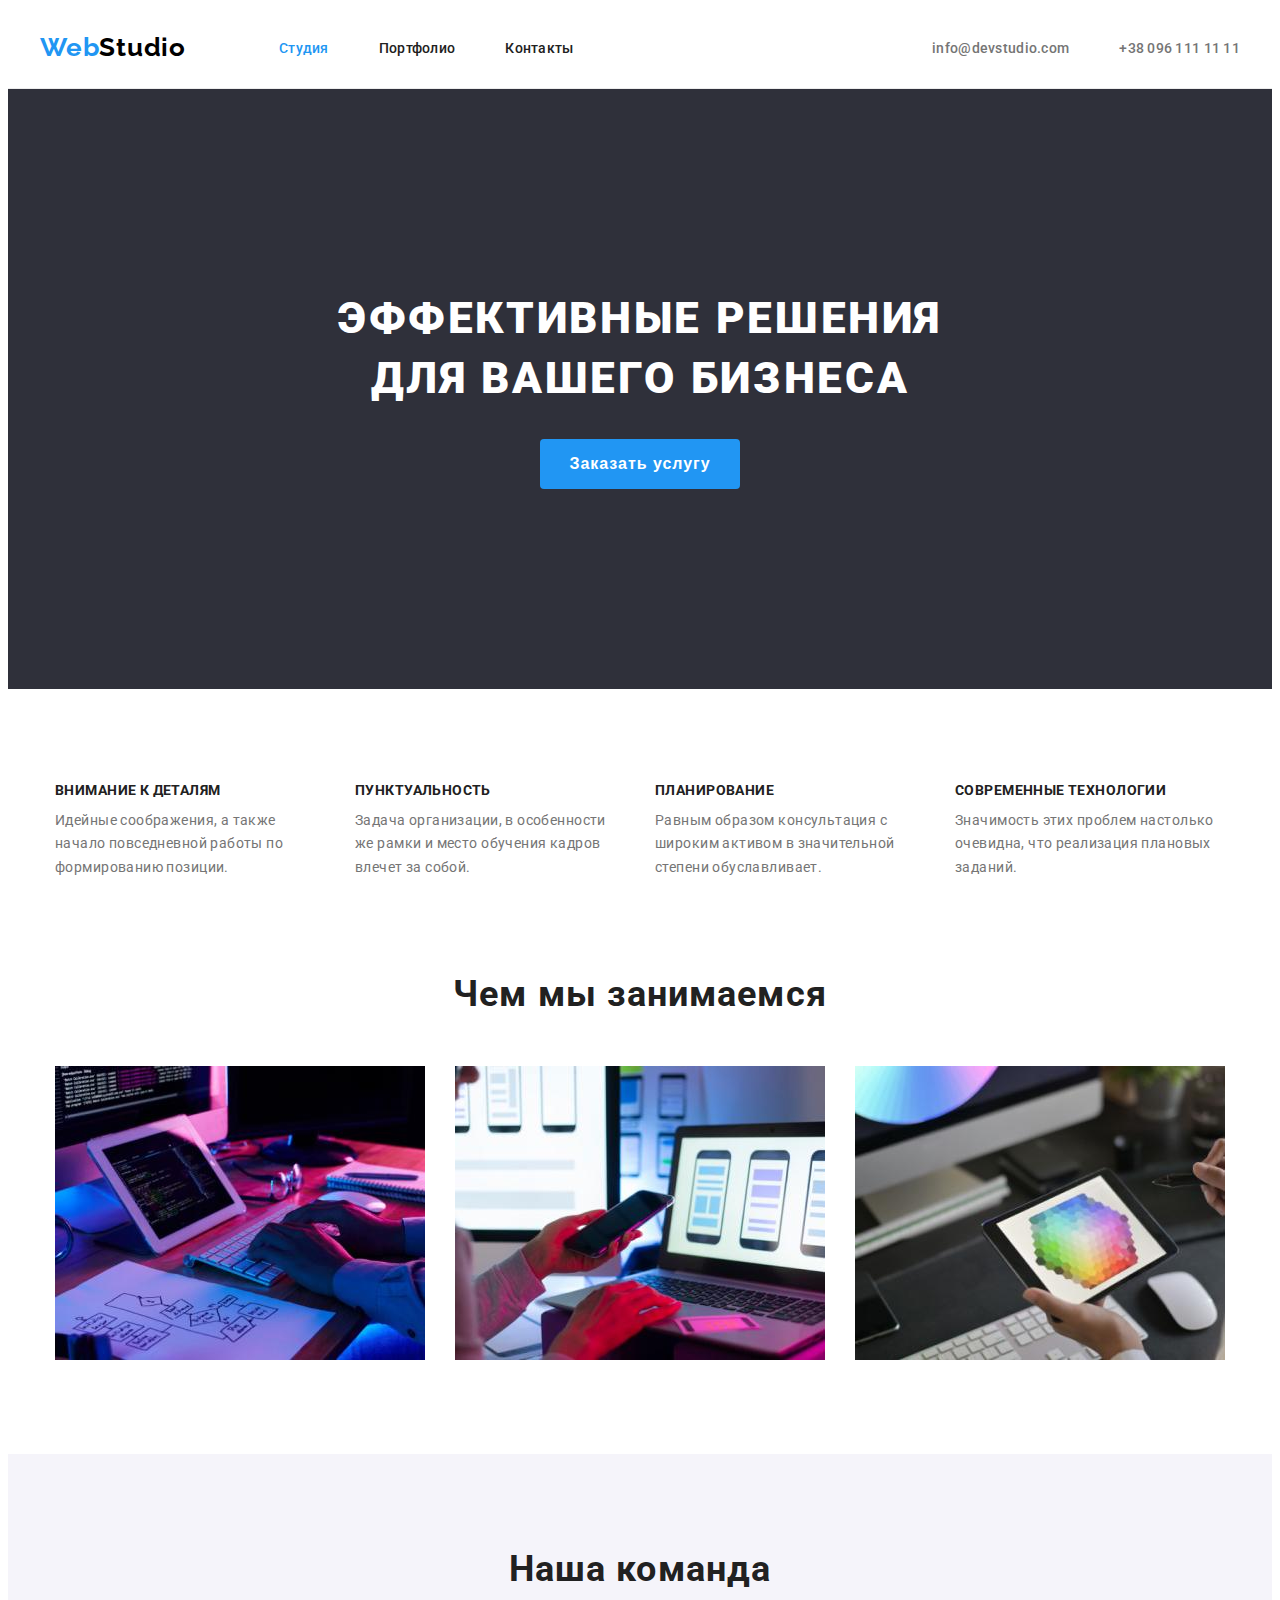
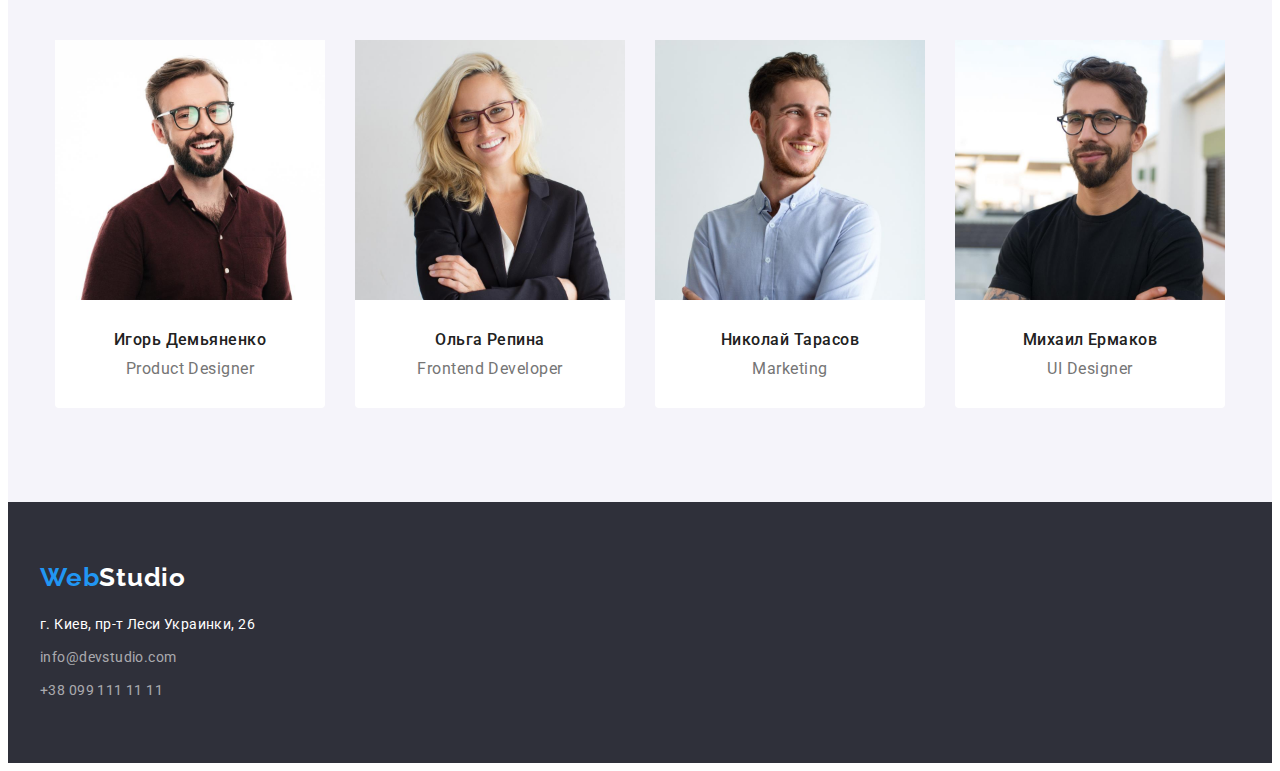
<file: index.html>
<!DOCTYPE html>
<html lang="ru">
  <head>
    <meta charset="UTF-8" />
    <meta http-equiv="X-UA-Compatible" content="IE=edge" />
    <meta name="viewport" content="width=device-width, initial-scale=1.0" />
    <title>Студия</title>
    <link
      rel="stylesheet"
      href="https://cdnjs.cloudflare.com/ajax/libs/modern-normalize/1.1.0/modern-normalize.min.css"
      integrity="sha512-wpPYUAdjBVSE4KJnH1VR1HeZfpl1ub8YT/NKx4PuQ5NmX2tKuGu6U/JRp5y+Y8XG2tV+wKQpNHVUX03MfMFn9Q=="
      crossorigin="anonymous"
      referrerpolicy="no-referrer"
    />
    <link rel="preconnect" href="https://fonts.googleapis.com" />
    <link rel="preconnect" href="https://fonts.gstatic.com" crossorigin />
    <link
      href="https://fonts.googleapis.com/css2?family=Raleway:wght@700&family=Roboto:wght@400;500;700;900&display=swap"
      rel="stylesheet"
    />
    <link rel="stylesheet" href="css/style.css" />
  </head>
  <body class="body">
    <!--шапка-->
    <header class="page-header flex">
      <div class="container flex">
        <nav class="header-navigation flex">
          <a href="" class="header-logo link"
            ><span class="web">Web</span
            ><span class="studio-dark">Studio</span></a
          >
          <ul class="link-menu flex list">
            <li class="menu-list">
              <a class="menu-link current link" href="./index.html">Студия</a>
            </li>
            <li class="menu-list">
              <a class="menu-link link" href="./portfolio.html">Портфолио</a>
            </li>
            <li class="menu-list">
              <a class="menu-link link" href="">Контакты</a>
            </li>
          </ul>
        </nav>
        <ul class="autorization-navigation flex list">
          <li class="contact-item">
            <a class="contact-list link" href="mailto:info@devstudio.com"
              >info@devstudio.com</a
            >
          </li>
          <li class="contact-item">
            <a class="contact-list link" href="tel:+380961111111"
              >+38 096 111 11 11</a
            >
          </li>
        </ul>
      </div>
    </header>
    <main>
      <!-- Главный заголовок-->
      <section class="sesction hero">
        <div class="container">
          <h1 class="section-header">
            Эффективные решения <br />
            для вашего бизнеса
          </h1>
          <button class="header-button" type="button">Заказать услугу</button>
        </div>
      </section>
      <!--Особенности-->
      <section class="section text">
        <div class="container">
          <h2 class="visually-hidden">Особенности</h2>
          <ul class="page-text flex list">
            <li class="main-text">
              <h3 class="main-text-list">Внимание к деталям</h3>
              <p class="maim-text-item">
                Идейные соображения, а также начало повседневной работы по
                формированию позиции.
              </p>
            </li>
            <li class="main-text">
              <h3 class="main-text-list">Пунктуальность</h3>
              <p class="maim-text-item">
                Задача организации, в особенности же рамки и место обучения
                кадров влечет за собой.
              </p>
            </li>
            <li class="main-text">
              <h3 class="main-text-list">Планирование</h3>
              <p class="maim-text-item">
                Равным образом консультация с широким активом в значительной
                степени обуславливает.
              </p>
            </li>
            <li class="main-text">
              <h3 class="main-text-list">Современные технологии</h3>
              <p class="maim-text-item">
                Значимость этих проблем настолько очевидна, что реализация
                плановых заданий.
              </p>
            </li>
          </ul>
        </div>
      </section>
      <!--Чем мы занимаемся-->
      <section class="section activity">
        <div class="container">
          <h2 class="activity-title">Чем мы занимаемся</h2>
          <ul class="activity-list flex list">
            <li class="activity-item">
              <img
                src="./img/box1.jpg"
                alt="Печатает на клавиатуре"
                width="370"
                height="294"
              />
            </li>
            <li class="activity-item">
              <img
                src="./img/box2.jpg"
                alt="Смотрит на телефон"
                width="370"
                height="294"
              />
            </li>
            <li class="activity-item">
              <img
                src="./img/box3.jpg"
                alt="Рисует на планшете"
                width="370"
                height="294"
              />
            </li>
          </ul>
        </div>
      </section>
      <!--Наша команда-->
      <section class="section team">
        <div class="conteiner">
          <h2 class="team-title">Наша команда</h2>
          <ul class="list-menu flex list">
            <li class="team-list">
              <img src="./img/team1.jpg" alt="Игорь Демьяненко" width="270" />

              <div class="team-box">
                <h3 class="team-subtitle">Игорь Демьяненко</h3>
                <p class="team-text">Product Designer</p>
              </div>
            </li>
            <li class="team-list">
              <img src="./img/team2.jpg" alt="Ольга Репина" width="270" />

              <div class="team-box">
                <h3 class="team-subtitle">Ольга Репина</h3>
                <p class="team-text">Frontend Developer</p>
              </div>
            </li>
            <li class="team-list">
              <img src="./img/team3.jpg" alt="Николай Тарасов" width="270" />

              <div class="team-box">
                <h3 class="team-subtitle">Николай Тарасов</h3>
                <p class="team-text">Marketing</p>
              </div>
            </li>
            <li class="team-list">
              <img src="./img/team4.jpg" alt="Михаил Ермаков" width="270" />

              <div class="team-box">
                <h3 class="team-subtitle">Михаил Ермаков</h3>
                <p class="team-text">UI Designer</p>
              </div>
            </li>
          </ul>
        </div>
      </section>
    </main>
    <!--Подвал-->
    <footer class="footer">
      <div class="container">
        <a href="" class="footer-logo link"
          ><span class="web">Web</span
          ><span class="studio-light">Studio</span></a
        >
        <address class="address">
          <ul class="autorization-nav list">
            <li class="nav-item">
              <a class="menu-contact map" href=""
                >г. Киев, пр-т Леси Украинки, 26</a
              >
            </li>
            <li class="nav-item">
              <a class="menu-contact link" href="mailto:info@devstudio.com"
                >info@devstudio.com</a
              >
            </li>
            <li class="nav-item">
              <a class="menu-contact link" href="tel:+380991111111"
                >+38 099 111 11 11</a
              >
            </li>
          </ul>
        </address>
      </div>
    </footer>
  </body>
</html>
</file>
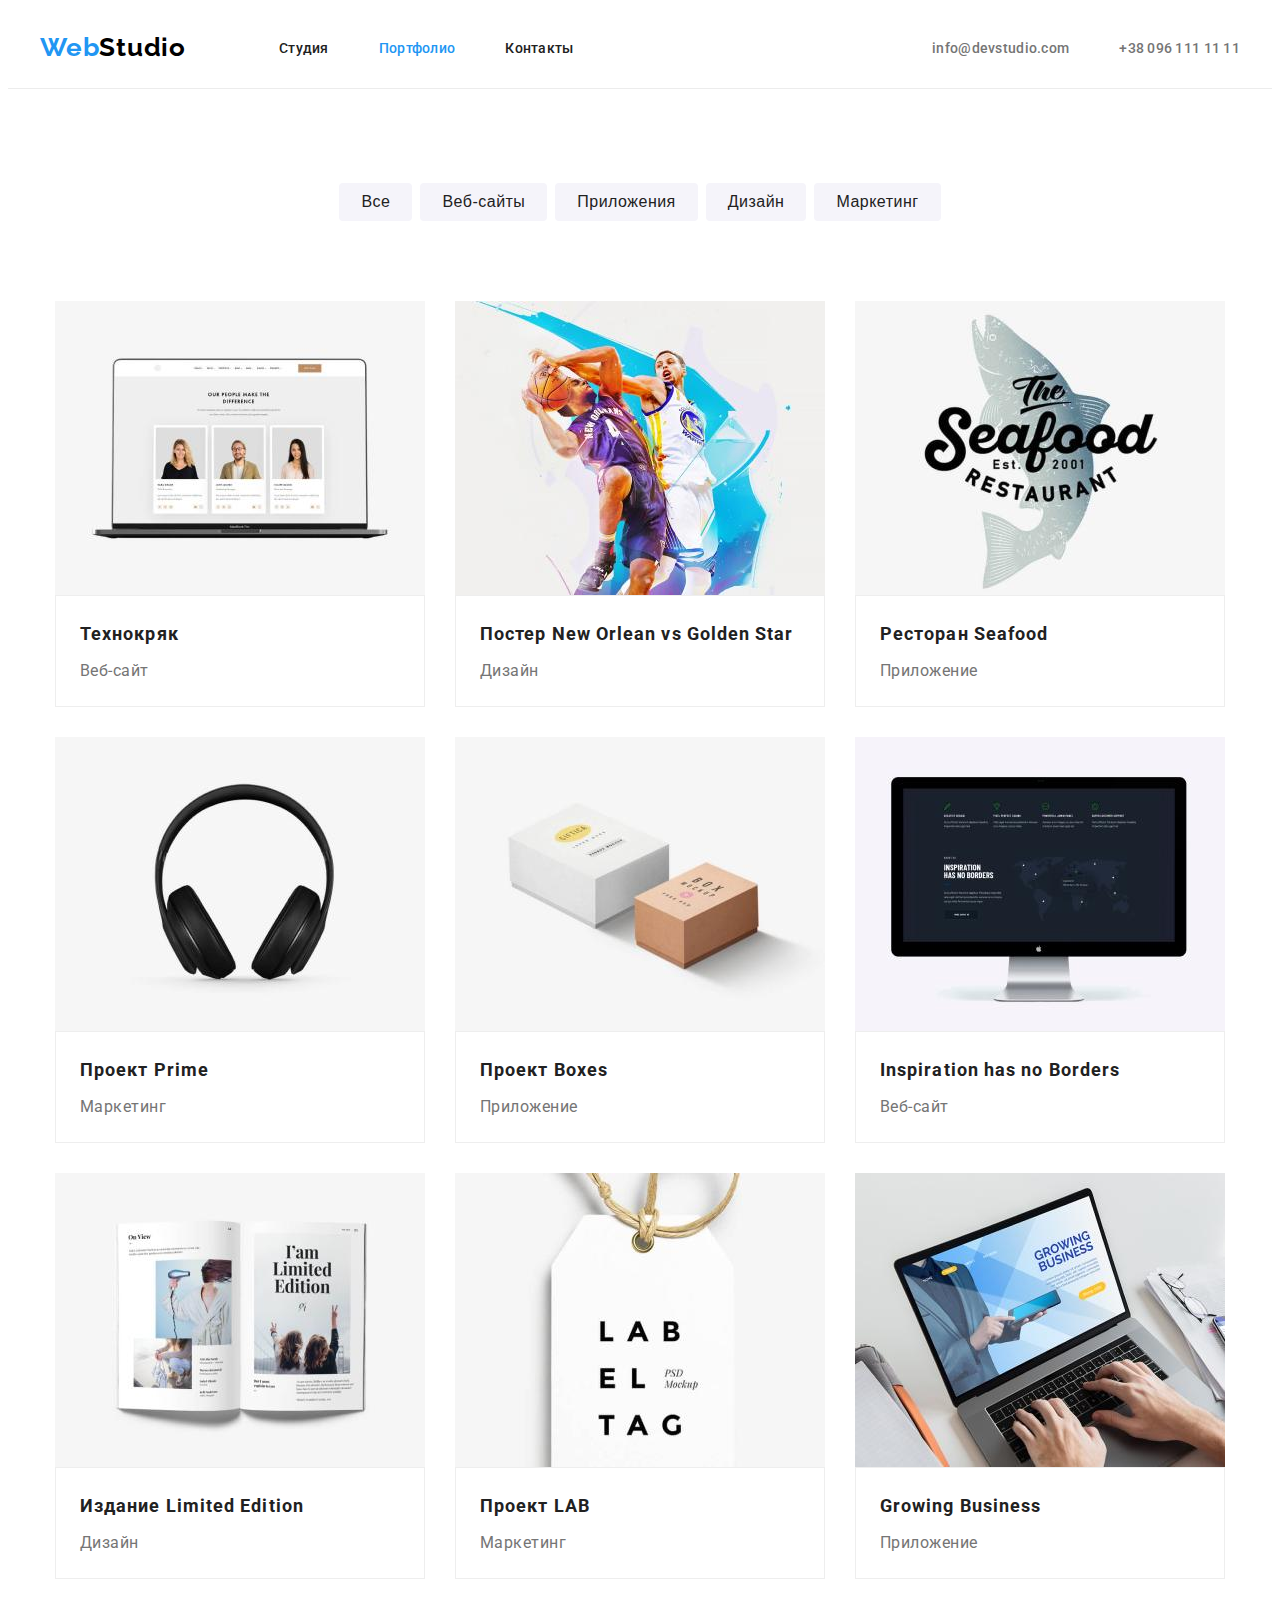
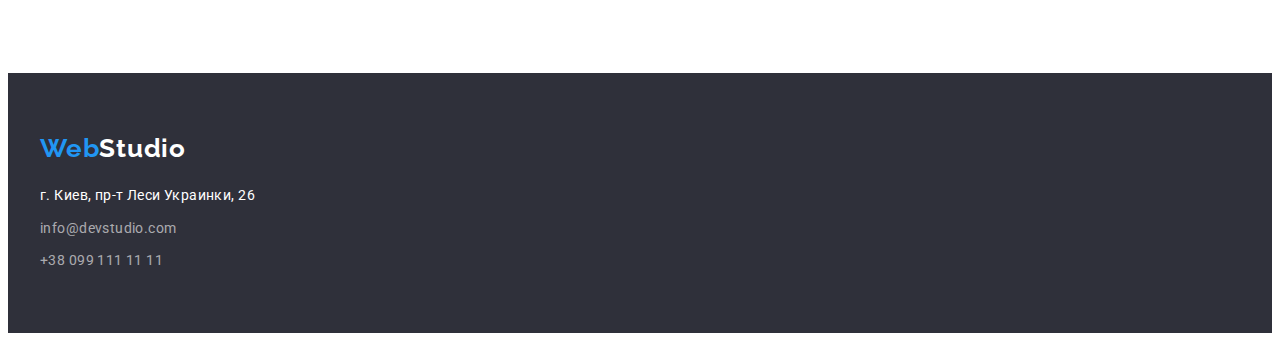
<file: portfolio.html>
<!DOCTYPE html>
<html lang="ru">
  <head>
    <meta charset="UTF-8" />
    <meta http-equiv="X-UA-Compatible" content="IE=edge" />
    <meta name="viewport" content="width=device-width, initial-scale=1.0" />
    <title>Портфолио</title>
    <link
      rel="stylesheet"
      href="https://cdnjs.cloudflare.com/ajax/libs/modern-normalize/1.1.0/modern-normalize.min.css"
      integrity="sha512-wpPYUAdjBVSE4KJnH1VR1HeZfpl1ub8YT/NKx4PuQ5NmX2tKuGu6U/JRp5y+Y8XG2tV+wKQpNHVUX03MfMFn9Q=="
      crossorigin="anonymous"
      referrerpolicy="no-referrer"
    />
    <link rel="preconnect" href="https://fonts.googleapis.com" />
    <link rel="preconnect" href="https://fonts.gstatic.com" crossorigin />
    <link
      href="https://fonts.googleapis.com/css2?family=Raleway:wght@700&family=Roboto:wght@400;500;700;900&display=swap"
      rel="stylesheet"
    />
    <link rel="stylesheet" href="css/style.css" />
  </head>
  <body class="body">
    <!--шапка-->
    <header class="page-header flex">
      <div class="container flex">
        <nav class="header-navigation flex">
          <a href="" class="header-logo link"
            ><span class="web">Web</span
            ><span class="studio-dark">Studio</span></a
          >
          <ul class="link-menu flex list">
            <li class="menu-list">
              <a class="menu-link link" href="./index.html">Студия</a>
            </li>
            <li class="menu-list">
              <a class="menu-link current link" href="./portfolio.html">Портфолио</a>
            </li>
            <li class="menu-list">
              <a class="menu-link link" href="">Контакты</a>
            </li>
          </ul>
        </nav>
        <ul class="autorization-navigation flex list">
          <li class="contact-item">
            <a class="contact-list link" href="mailto:info@devstudio.com"
              >info@devstudio.com</a
            >
          </li>
          <li class="contact-item">
            <a class="contact-list link" href="tel:+380961111111"
              >+38 096 111 11 11</a
            >
          </li>
        </ul>
      </div>
    </header>
    <!-- фильтры -->
    <main>
      <section class="section">
       
        <div class="container">
          <h1 class="visually-hidden">Примеры работ</h1>
        <ul class="menu-btn flex list">
          <li class="portfolio-btn"><button class="btn" type="button">Все</button></li>
          <li class="portfolio-btn"><button class="btn" type="button">Веб-сайты</button></li>
          <li class="portfolio-btn"><button class="btn" type="button">Приложения</button></li>
          <li class="portfolio-btn"><button class="btn" type="button">Дизайн</button></li>
          <li class="portfolio-btn"><button class="btn" type="button">Маркетинг</button></li>
        </ul>
       
      
       
        <!-- проекты -->
      
      
        
          <h2 class="visually-hidden">Наши проекты</h2>
        <ul class="projects-list flex list">
          <li class="project-link">
            <img
              src="./img/img1.jpg"
              alt="Технокряк"
              width="370"
              height="294"
            />
           <div class="project-info">
            <h3 class="projects-text">Технокряк</h3>
            <p class="projects-item">Веб-сайт</p>
           </div>
          </li>
          <li class="project-link">
            <img
              src="./img/img2.jpg"
              alt="Постер New Orlean vs Golden Star"
              width="370"
              height="294"
            />
            <div class="project-info">
              <h3 class="projects-text">Постер New Orlean vs Golden Star</h3>
              <p class="projects-item">Дизайн</p>
            </div>
          </li>
          <li class="project-link">
            <img
              src="./img/img3.jpg"
              alt="Ресторан Seafood"
              width="370"
              height="294"
            />
            <div class="project-info">
              <h3 class="projects-text">Ресторан Seafood</h3>
              <p class="projects-item">Приложение</p>
            </div>
          </li>
          <li class="project-link">
            <img
              src="./img/img4.jpg"
              alt="Проект Prime"
              width="370"
              height="294"
            />
           <div class="project-info">
            <h3 class="projects-text">Проект Prime</h3>
            <p class="projects-item">Маркетинг</p>
           </div>
          </li>
          <li class="project-link">
            <img
              src="./img/img5.jpg"
              alt="Проект Boxes"
              width="370"
              height="294"
            />
            <div class="project-info">
              <h3 class="projects-text">Проект Boxes</h3>
              <p class="projects-item">Приложение</p>
            </div>
          </li>
          <li class="project-link">
            <img
              src="./img/img6.jpg"
              alt="Inspiration has no Borders"
              width="370"
              height="294"
            />
            <div class="project-info">
              <h3 class="projects-text">Inspiration has no Borders</h3>
              <p class="projects-item">Веб-сайт</p>
            </div>
          </li>
          <li class="project-link">
            <img
              src="./img/img7.jpg"
              alt="Издание Limited Edition"
              width="370"
              height="294"
            />
            <div class="project-info">
              <h3 class="projects-text">Издание Limited Edition</h3>
              <p class="projects-item">Дизайн</p>
            </div>
          </li>
          <li class="project-link">
            <img
              src="./img/img8.jpg"
              alt="Проект LAB"
              width="370"
              height="294"
            />
            <div class="project-info">
              <h3 class="projects-text">Проект LAB</h3>
              <p class="projects-item">Маркетинг</p>
            </div>
          </li>
          <li class="project-link">
            <img
              src="./img/img9.jpg"
              alt="Growing Business"
              width="370"
              height="294"
            />
            <div class="project-info">
              <h3 class="projects-text">Growing Business</h3>
              <p class="projects-item">Приложение</p>
            </div>
          </li>
        </ul>
        </div>
        
      </section>
      
    </main>
    <!-- Подвал -->
    <footer class="footer">
      <div class="container">
        <a href="" class="footer-logo link"
          ><span class="web">Web</span
          ><span class="studio-light">Studio</span></a
        >
        <address class="address">
          <ul class="autorization-nav list">
            <li class="nav-item">
              <a class="menu-contact map" href=""
                >г. Киев, пр-т Леси Украинки, 26</a
              >
            </li>
            <li class="nav-item">
              <a class="menu-contact link" href="mailto:info@devstudio.com"
                >info@devstudio.com</a
              >
            </li>
            <li class="nav-item">
              <a class="menu-contact link" href="tel:+380991111111"
                >+38 099 111 11 11</a
              >
            </li>
          </ul>
        </address>
      </div>
    </footer>
  </body>
</html>
</file>
<file: css/style.css>
:root {
  --header-color: #ffffff;
  --main-color-text: #212121;
  --second-color-text: #757575;
  --accent-color: #2196f3;
  --primary-title-color: #ffffff;
  --second-title-color: #212121;
  --current-color: #2196f3;
  --button-hover: #188CE8;
  --studio-background-black: #2F303A;
  --studio-background-white: #ffffff;
  --our-team--background-color: #F5F4FA;
  --footer-menu-contact: rgba(255, 255, 255, 0.6);
  --studio-dark : #000000;
  --portfolio-button-background: #F5F4FA;
  
  
}
body {
    font-family: "Roboto", sans-serif;
}
body {
    font-style: normal;
    font-weight: normal;
    color: var(--main-color-text);
    background-color: var(--header-color)
    
    
}

.list {
    list-style: none;

}
.link {
    text-decoration: none;
}
.visually-hidden {
    position: absolute;
    white-space: nowrap;
    width: 1px;
    height: 1px;
    overflow: hidden;
    border: 0;
    padding: 0;
    clip: rect(0 0 0 0);
    clip-path: inset(50%);
    margin: -1px;
}

.studio-dark{
    color: var(--studio-dark);
}
.studio-light{
    color: var(--primary-title-color);
}
.list-menu{
    color: var(--main-color-text);
}

.menu-link.current{
    color: var(--current-color);
}
.header-button, .btn{
    display: inline-block;
}
h1, h2, h3, h4, h5, h6, p {
    margin: 0;
}
ul{
    margin: 0;
    padding: 0;
}
a{
    text-decoration: none;
}
.container{
    width: 1200px;
    margin: 0 auto;
    padding-left: 15px;
    padding-right: 15px;

}

ul{
    margin: 0;
    padding: 0;
}
img{
    display: block;
    max-width: 100%;
    height: auto;
}
.flex{
    display: flex;
}
.section{
    padding-top: 94px;
    padding-bottom: 94px;
}

/* -------логотип-------*/
.page-header{
    padding-top: 24px;
    padding-bottom: 25px;
    border-bottom: 1px solid #ececec;
    
}
.header-navigation{
    align-items: center;

}
.header-logo {
    
    margin-right: 93px;
    font-family: Raleway;
    font-style: normal;
    font-weight: bold;
    font-size: 26px;
    line-height: 1.19;
    letter-spacing: 0.03em;
    

}


.web{
    color: var(--accent-color);
}
.studio-dark:hover{
    color: var(--studio-dark);
}


/*---------меню навигации-------*/

.link-menu{
    align-items: center;
    text-align: center;
}
.menu-list{
    align-items: center;
    text-align: center;
}
.menu-link, .contact-list  {
    padding-top: 32px;
    padding-bottom: 32px;
    
    font-weight: 500;
    font-size: 14px;
    line-height: 1.14;
    letter-spacing: 0.02em;

    color:var(--main-color-text);
}

.menu-list:not(:last-child){
    margin-right: 50px;
}

.menu-link:hover, 
.menu-link:focus{
    color: var(--accent-color);
    }
.autorization-navigation{
    
    align-items: center;
    margin-left: auto;
    
} 
.contact-item:not(:last-child){
    margin-right: 50px;
}
.contact-list{
    color: var(--second-color-text);
}  

    
/* .contact-list:last-child{
    margin-right: 50px;
    text-align: left;
    color: var(--second-color-text);
    
} */
.contact-list:hover,
.contact-list:focus{    
    color: var(--accent-color);
    
}  

.contact-item :not(:last-child) {
    margin-right: 50px;
}  


/*----заголовок h1, + кнопка-----*/
.hero {
    margin: 0 auto;
    max-width: 1600px;
    padding: 200px 0;
    text-align: center;
    justify-content: center;
    flex-direction: column;
    background-color :var(--studio-background-black);
}
.section-header{
    font-weight: 900;
    font-size: 44px;
    line-height: 1.36;
    text-align: center;
    letter-spacing: 0.06em;
    text-transform: uppercase;
    margin-top: 0;
    margin-bottom: 30px;
    margin-left: auto;
    margin-right: auto;
    max-width: 696px;   
    color: var(--primary-title-color)
    

}
.header-button {
    display: inline-block;
    font-weight: bold;
    font-size: 16px;
    line-height: 1.87;
    text-align: center;
    letter-spacing: 0.06em;
    width: 200px;
    height: 50px;
    cursor: pointer;
    border: none;
    border-radius: 4px;
    color: var(--primary-title-color);
    background-color: var(--accent-color);
}
.header-button:hover, 
.header-button:focus{
    color: var(--primary-title-color);
    background-color:var(--button-hover);
}
    


/* ----------Особенности-------- */

.text{
    padding-bottom: 0;
    background-color: var(--studio-background-white);
    
}
.page-text{
    align-items: center;
    flex-wrap: wrap;
    justify-content: center;
}
.main-text{
    width: 270px;
    
}
.main-text:not(:first-child){
    margin-left: 30px;
}
.main-text-list{
    text-transform: uppercase;
    font-weight: 700;
    line-height: 1.14;
    letter-spacing: 0.03em;
    font-size: 14px;
    margin-bottom: 10px;
    color: var(--main-color-text);
}
.maim-text-item{
    line-height: 1.7;
    letter-spacing: 0.03em;
    font-weight: 400;
    font-size: 14px;
    color: var(--second-color-text)
}


/* -------чем мы занимаемся-------- */
.section .activity{
    padding-top: 0;
}
.activity-title{
    
    text-align: center;
}
.activity-list{
    justify-content: center;
    margin-top: 50px;
}


.activity-title,.team-title{
    font-weight: bold;
    font-size: 36px;
    line-height: 1.16;
    text-align: center;
    letter-spacing: 0.03em;
    text-transform: none;

    color: var(--main-color-text)
}
.activity-item:not(:last-child){
    margin-right: 30px;
}
.activity-item :first-child{
    margin-right: 0;
}
/* --------команда--------- */

.team{
    background-color: var(--our-team--background-color);
}
.team-title{
    font-style: normal;
    font-weight: bold;
    font-size: 36px;
    line-height: 1.17;
    text-align: center;
    letter-spacing: 0.03em;

}
.team-box{
    padding-top: 30px;
    padding-bottom: 30px;
    border-radius: 0px 0px 4px 4px;
}
.list-menu{
    margin-top: 50px;
    justify-content: center;

}
.team-list{
    text-align: center;
    
    border-radius: 0px 0px 4px 4px;
    background-color: var(--primary-title-color);
}
.team-list:not(:last-child){
    margin-right: 30px;
}
/* .card-text{
    padding: 20px 30px;
    text-align: center;
} */

.team-subtitle{
    margin-bottom: 10px;
    font-weight: 500;
    font-size: 16px;
    line-height: 1.19;
    text-align: center;
    letter-spacing: 0.03em;
    
    color: var(--main-color-text)


}
.team-text{
    
    font-size: 16px;
    line-height: 1.19;
    text-align: center;
    letter-spacing: 0.03em;
    /* padding-top: 10px;
    padding-bottom: 30px; */

    color: var(--second-color-text)
}
/* .list-menu .team-list :not(:last-child){
    margin-right: 30px; */
    

/* .team-subtitle .team-text{
    padding: 30px 0; */

/*--------фильтры портфолио */
.menu-btn{
    justify-content: center;
    margin-bottom: 50px;
}
.portfolio-btn:not(:last-child){
    margin-right: 8px;
}

.btn{
    height: 38px;
    min-width: 73px;
    min-width:auto;
    padding: 6px 22px;
    font-weight: 500;
    font-size: 16px;
    line-height: 1.62;
    text-align: center;
    letter-spacing: 0.03em;
    cursor: pointer;
    border-radius: 4px;
    border: none;
    color:var(--main-color-text);
    background-color: var(--portfolio-button-background);
    
    
}
   
.btn:hover, 
.btn:focus{
   color: var(--primary-title-color);
   background-color: var(--button-hover);
    
}
    

.projects-list{
    justify-content: center;
    flex-wrap: wrap;
} 
.project-link{
    width: 370px;
    margin-right: 30px;
    margin-top: 30px;
}
.project-link:nth-child(3n){
    margin-right: 0px;
}
.project-link:nth-last-child(-n + 3){
    margin-bottom: 0px;
}
.project-info{
    padding: 20px 24px;
    border: 1px solid #EEEEEE;
}
.projects-text{
    font-weight: bold;
    font-size: 18px;
    line-height: 2;
    letter-spacing: 0.06em;
    margin-bottom: 4px;

    color: var(--main-color-text)

}
.projects-item{
    font-weight: normal;
    font-size: 16px;
    line-height: 1.87;
    letter-spacing: 0.03em;

    color: var(--second-color-text)
}



/* ---------подвал------- */
.footer{
    
    padding-top: 60px;
    padding-bottom: 60px;
    background-color: var(--studio-background-black)
    
}
.footer-logo{
    
    font-family: Raleway;
    font-style: normal;
    font-weight: bold;
    font-size: 26px;
    line-height: 1.19;
    letter-spacing: 0.03em;
    display: block;
}
.address{
    font-style: normal;
    margin-top: 20px;
}
.nav-item:not(:last-child){
    margin-bottom: 9px;
}

.menu-contact {
    font-size: 14px;
    line-height: 1.71;
    letter-spacing: 0.03em;
    color: var(--footer-menu-contact);
}  

}
    .menu-contact:hover,
    .menu-contact:focus{
        color: var(--accent-color) ;
    }
    
.map{
    text-decoration: none;
    color: var(--primary-title-color)
    
}






/*main color text #212121*/
/*second color text #757575*/
/*accent color #2196F3 */
/*white color #FFFFFF*/
/*вторичный цвет фона #2F303A*/
/*цвет логотипа Web-#2196F3*/
/*------------header-navigation----------*/
</file>
